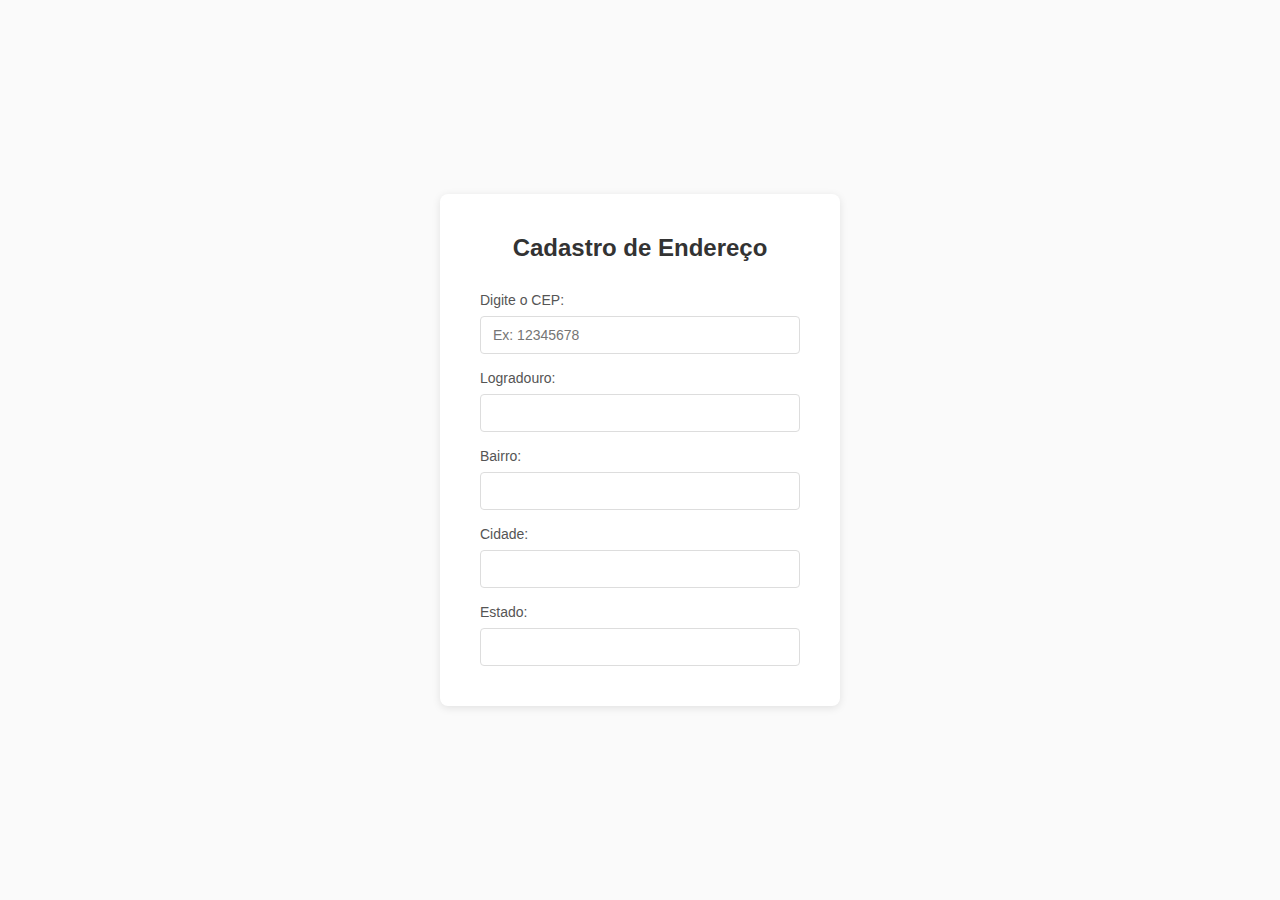
<file: CEP por API/index.html>
<!DOCTYPE html>
<html lang="en">
  <head>
    <meta charset="UTF-8" />
    <meta name="viewport" content="width=device-width, initial-scale=1.0" />
    <title>Cadastro de CEP</title>
    <link rel="stylesheet" href="style.css" />
  </head>
  <body>
    <div class="cadastroEndereco">
      <h2>Cadastro de Endereço</h2>
      <label for="CEP">Digite o CEP:</label>
      <input type="text" id="CEP" maxlength="8" placeholder="Ex: 12345678" />
      <br />
      <label for="Logradouro">Logradouro:</label>
      <input type="text" id="Logradouro" />
      <br />
      <label for="Bairro">Bairro:</label>
      <input type="text" id="Bairro" />
      <br />
      <label for="Cidade">Cidade:</label>
      <input type="text" id="Cidade" />
      <br />
      <label for="Estado">Estado:</label>
      <input type="text" id="Estado" />
    </div>
  </body>
  </html>

  <script>
    var campoCep = document.getElementById("CEP");
    campoCep.addEventListener("blur", function () {
      var cep = campoCep.value;
      if(cep.length == 8) {
        campoCep.style.border = "2px solid red";
      }else{
      fetch("https://viacep.com.br/ws/" + cep + "/json/")
        .then((res) => res.json())
        .then((data) => {
          console.log(data);
          document.getElementById("Logradouro").value = data.logradouro;
          document.getElementById("Bairro").value = data.bairro;
          document.getElementById("Cidade").value = data.localidade;
          document.getElementById("Estado").value = data.uf;

          campoCep.style.border = "2px solid green";
        })
        .catch((error) => {
          campoCep.style.border = "2px solid red";
        });
        }
    });

  </script>
</file>
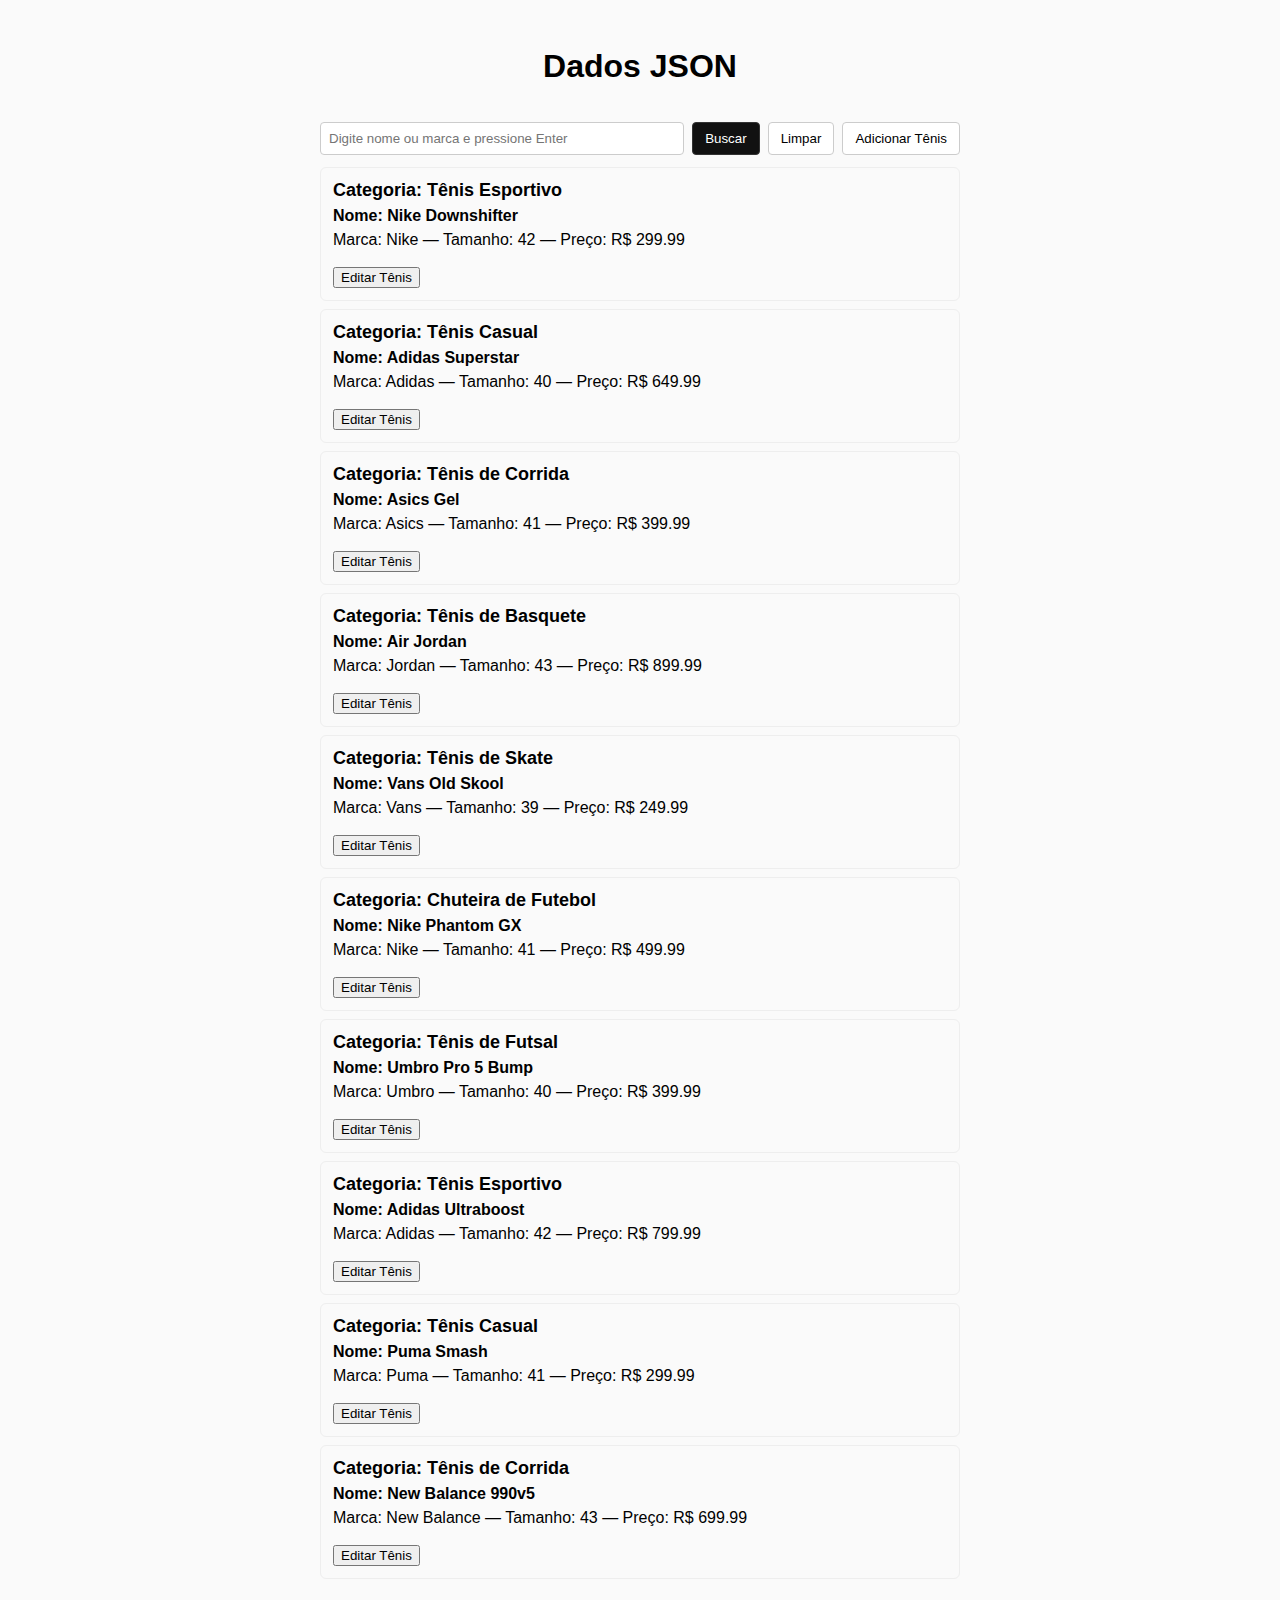
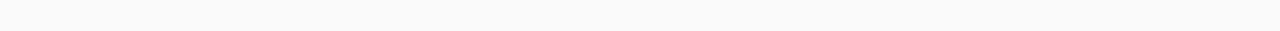
<file: JSON/index.html>
<!DOCTYPE html>
<html lang="pt-br">
<head>
    <meta charset="UTF-8" />
    <meta name="viewport" content="width=device-width, initial-scale=1.0" />
    <title>Lista de Tênis</title>
    <link rel="stylesheet" href="style.css" />
</head>
<body>

    <h1 style="text-align:center; margin-top:20px;">Dados JSON</h1>

    <div style="max-width: 640px; margin: 0 auto; padding: 16px">
        
        <div style="
            display: flex;
            gap: 8px;
            margin-bottom: 12px;
            align-items: center;
        ">
            <input
                id="searchInput"
                type="text"
                placeholder="Digite nome ou marca e pressione Enter"
                style="
                    flex: 1;
                    padding: 8px;
                    border: 1px solid #ccc;
                    border-radius: 4px;
                "
            />

            <button
                id="searchBtn"
                style="
                    padding: 8px 12px;
                    border: 1px solid #333;
                    background: #111;
                    color: #fff;
                    border-radius: 4px;
                "
            >
                Buscar
            </button>

            <button
                id="clearBtn"
                style="
                    padding: 8px 12px;
                    border: 1px solid #ccc;
                    background: #fff;
                    border-radius: 4px;
                "
            >
                Limpar
            </button>

            <button
                id="addBtn"
                style="
                    padding: 8px 12px;
                    border: 1px solid #ccc;
                    background: #fff;
                    border-radius: 4px;
                "
            >
                Adicionar Tênis
            </button>
        </div>

        <div id="tenis"></div>
    </div>

    <div id="modal" class="modal">
        <div class="modal-content">
            <h2 id="modalTitle">Adicionar Tênis</h2>

            <form id="movieForm">

                <label for="categoria">Categoria:</label>
                <input type="text" id="categoria" required>

                <label for="nome">Nome:</label>
                <input type="text" id="nome" required>

                <label for="marca">Marca:</label>
                <input type="text" id="marca" required>

                <label for="tamanho">Tamanho:</label>
                <input type="number" id="tamanho">

                <label for="preco">Preço:</label>
                <input type="number" id="preco">

                <div class="modal-btns">
                    <button type="submit" id="submit">Salvar</button>
                    <button type="button" id="btnClose">Cancelar</button>
                </div>

            </form>
        </div>
    </div>

    <script src="script.js"></script>
</body>
</html>
</file>
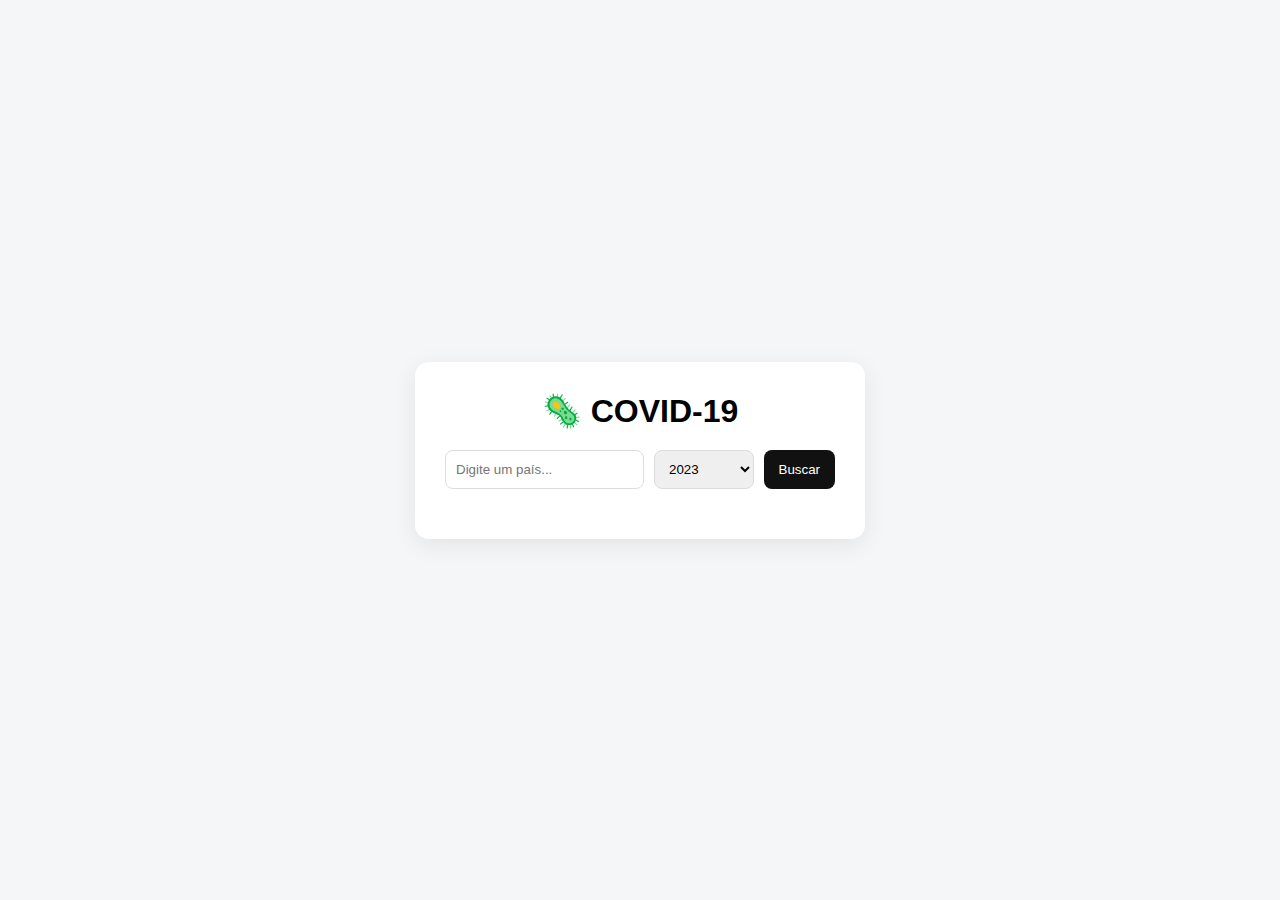
<file: testeAPI/index.html>
<!DOCTYPE html>
<html lang="pt-BR">
<head>
  <meta charset="UTF-8">
  <title>COVID Dashboard</title>
  <link rel="stylesheet" href="style.css">
</head>
<body>

  <div class="container">
    <h1>🦠 COVID-19</h1>

    <div class="controls">
      <input type="text" id="country" placeholder="Digite um país...">

      <select id="year">
        <option value="2020">2020</option>
        <option value="2021">2021</option>
        <option value="2022">2022</option>
        <option value="2023" selected>2023</option>
      </select>

      <button onclick="buscar()">Buscar</button>
    </div>

    <div id="resultado"></div>
  </div>

  <script src="script.js"></script>
</body>
</html>
</file>
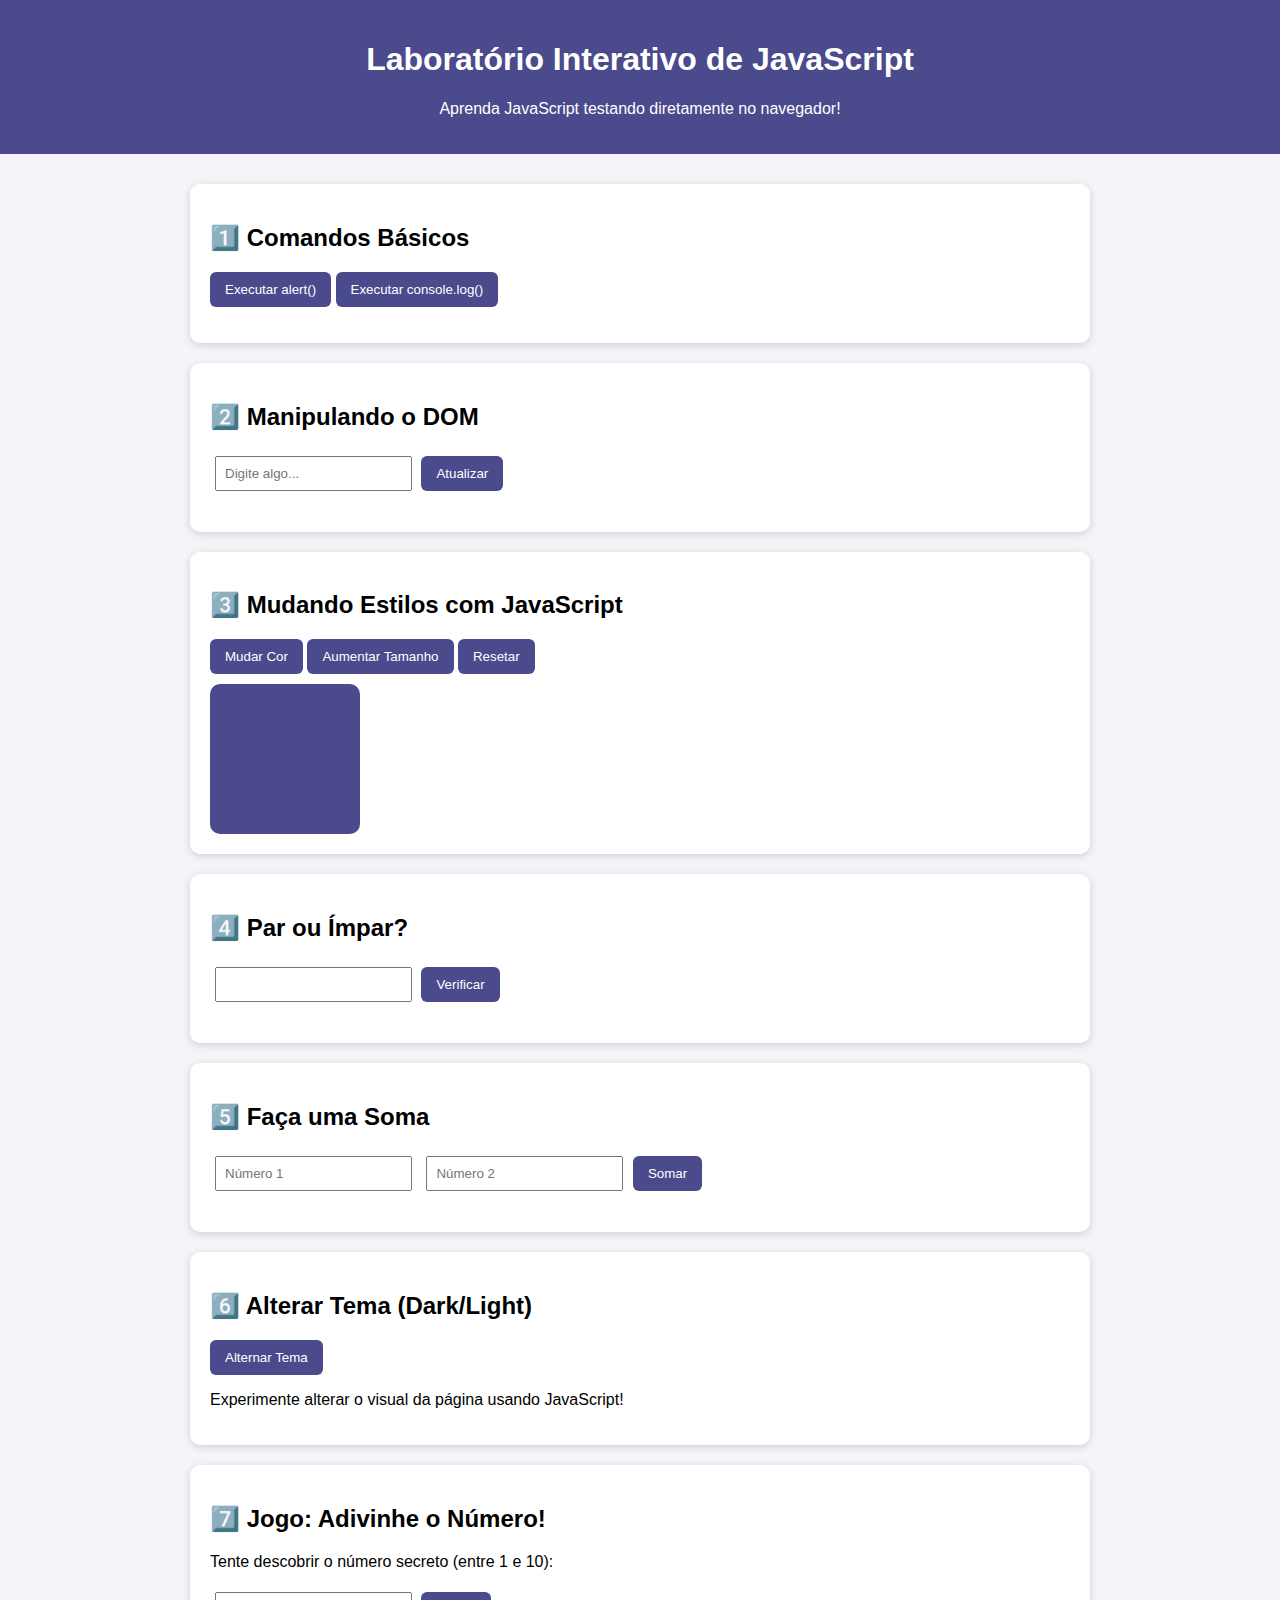
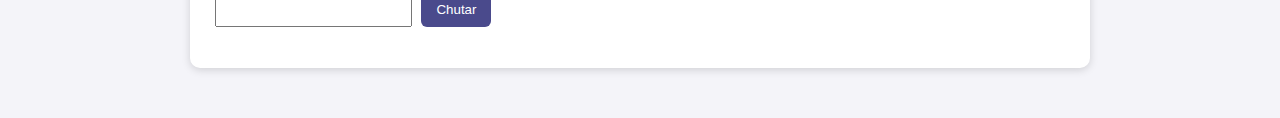
<file: JavaScript/Exemplo/index.html>
<!DOCTYPE html>
<html lang="pt-br">
<head>
    <meta charset="UTF-8" />
    <title>Laboratório Interativo de JavaScript</title>
    <link rel="stylesheet" href="style.css" />
</head>
<body>

<header>
    <h1>Laboratório Interativo de JavaScript</h1>
    <p>Aprenda JavaScript testando diretamente no navegador!</p>
</header>

<div class="container">

    <!-- 1. ALERTA E CONSOLE -->
    <section class="box">
        <h2>1️⃣ Comandos Básicos</h2>
        <button id="btnAlert">Executar alert()</button>
        <button id="btnConsole">Executar console.log()</button>
        <p id="feedback1"></p>
    </section>

    <!-- 2. DOM -->
    <section class="box">
        <h2>2️⃣ Manipulando o DOM</h2>
        <input type="text" id="textoDom" placeholder="Digite algo..." />
        <button id="btnDom">Atualizar</button>
        <p id="resultadoDom"></p>
    </section>

    <!-- 3. ESTILOS -->
    <section class="box">
        <h2>3️⃣ Mudando Estilos com JavaScript</h2>
        <button id="btnCor">Mudar Cor</button>
        <button id="btnTamanho">Aumentar Tamanho</button>
        <button id="btnReset">Resetar</button>
        <div id="boxCor" class="color-target"></div>
    </section>

    <!-- 4. PAR OU ÍMPAR -->
    <section class="box">
        <h2>4️⃣ Par ou Ímpar?</h2>
        <input type="number" id="numParImpar" />
        <button id="btnParImpar">Verificar</button>
        <p id="resParImpar"></p>
    </section>

    <!-- 5. SOMA -->
    <section class="box">
        <h2>5️⃣ Faça uma Soma</h2>
        <input type="number" id="valor1" placeholder="Número 1" />
        <input type="number" id="valor2" placeholder="Número 2" />
        <button id="btnSomar">Somar</button>
        <p id="resultadoSoma"></p>
    </section>

    <!-- 6. TEMA -->
    <section class="box">
        <h2>6️⃣ Alterar Tema (Dark/Light)</h2>
        <button id="btnTema">Alternar Tema</button>
        <p>Experimente alterar o visual da página usando JavaScript!</p>
    </section>

    <!-- 7. JOGO DE ADIVINHAÇÃO -->
    <section class="box">
        <h2>7️⃣ Jogo: Adivinhe o Número!</h2>
        <p>Tente descobrir o número secreto (entre 1 e 10):</p>
        <input type="number" id="numChute" />
        <button id="btnChutar">Chutar</button>
        <p id="feedbackChute"></p>
    </section>

</div>

<script src="script.js"></script>

</body>
</html>
</file>
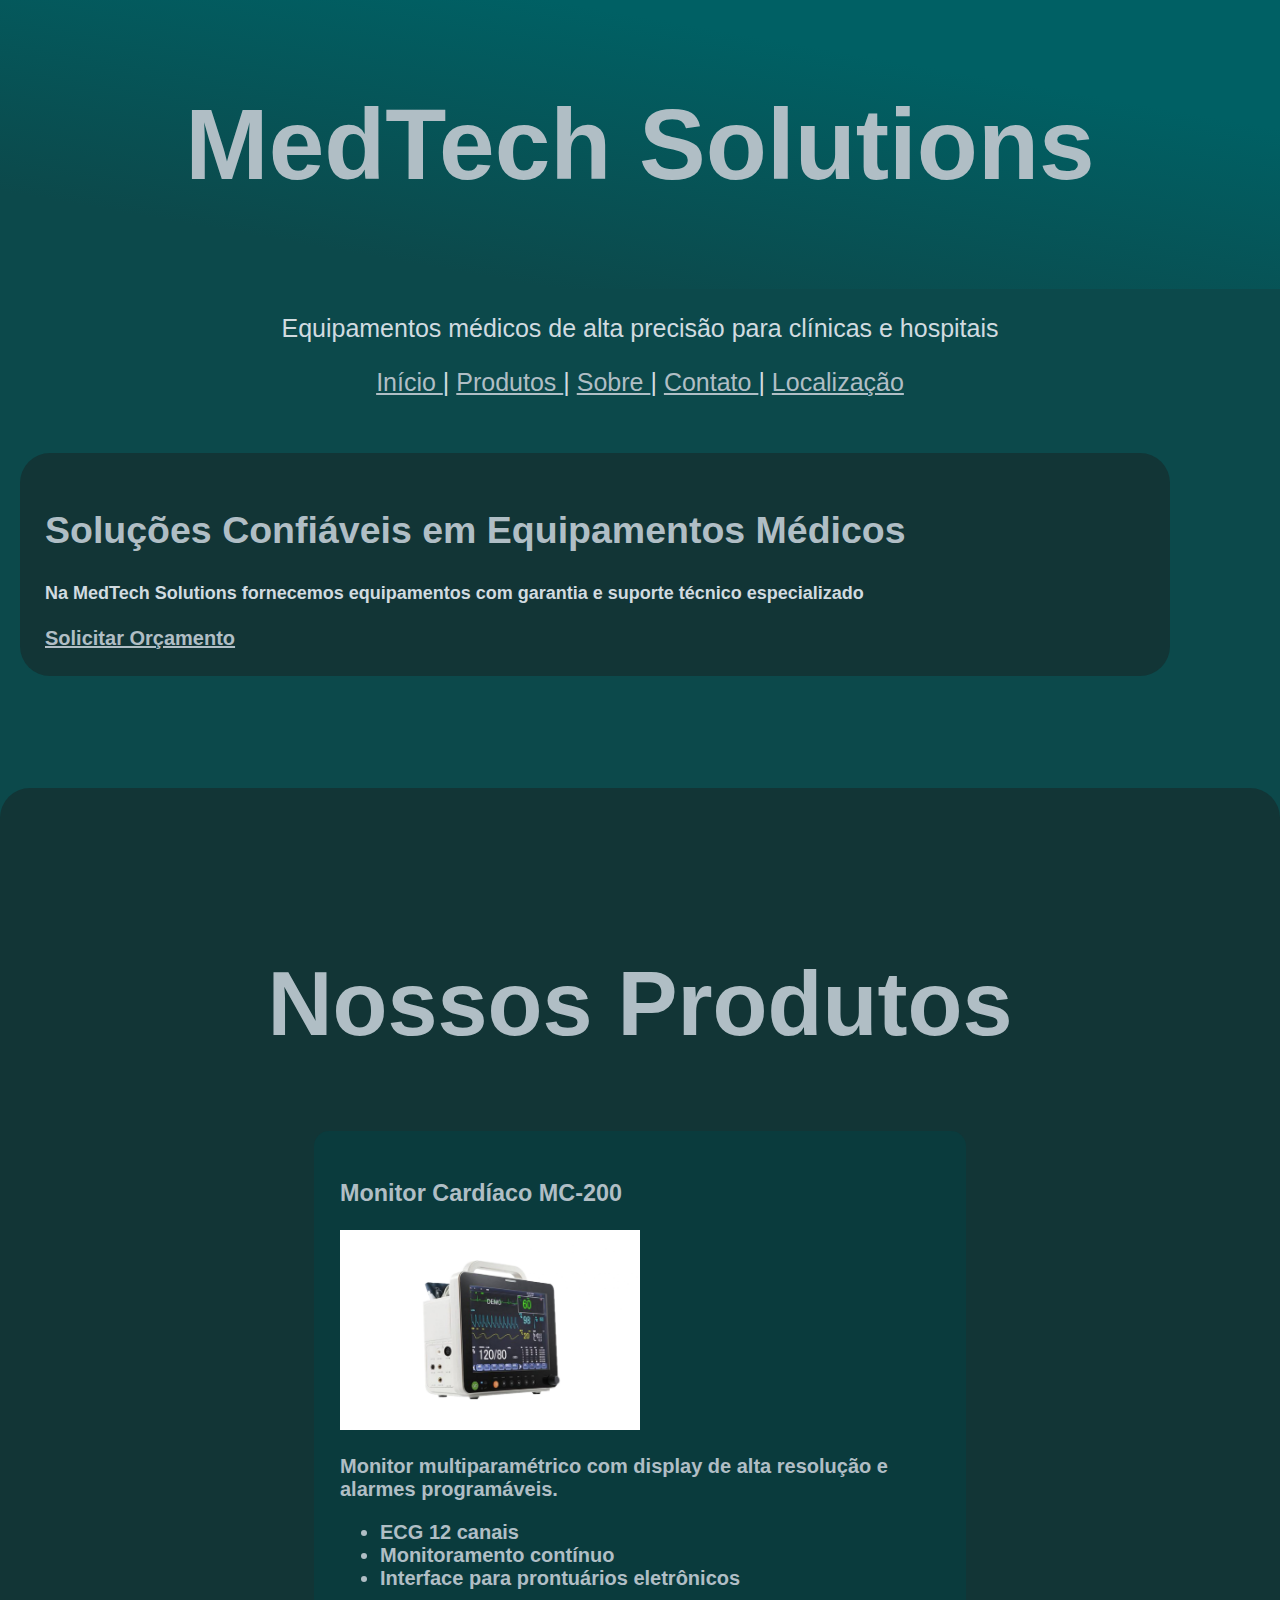
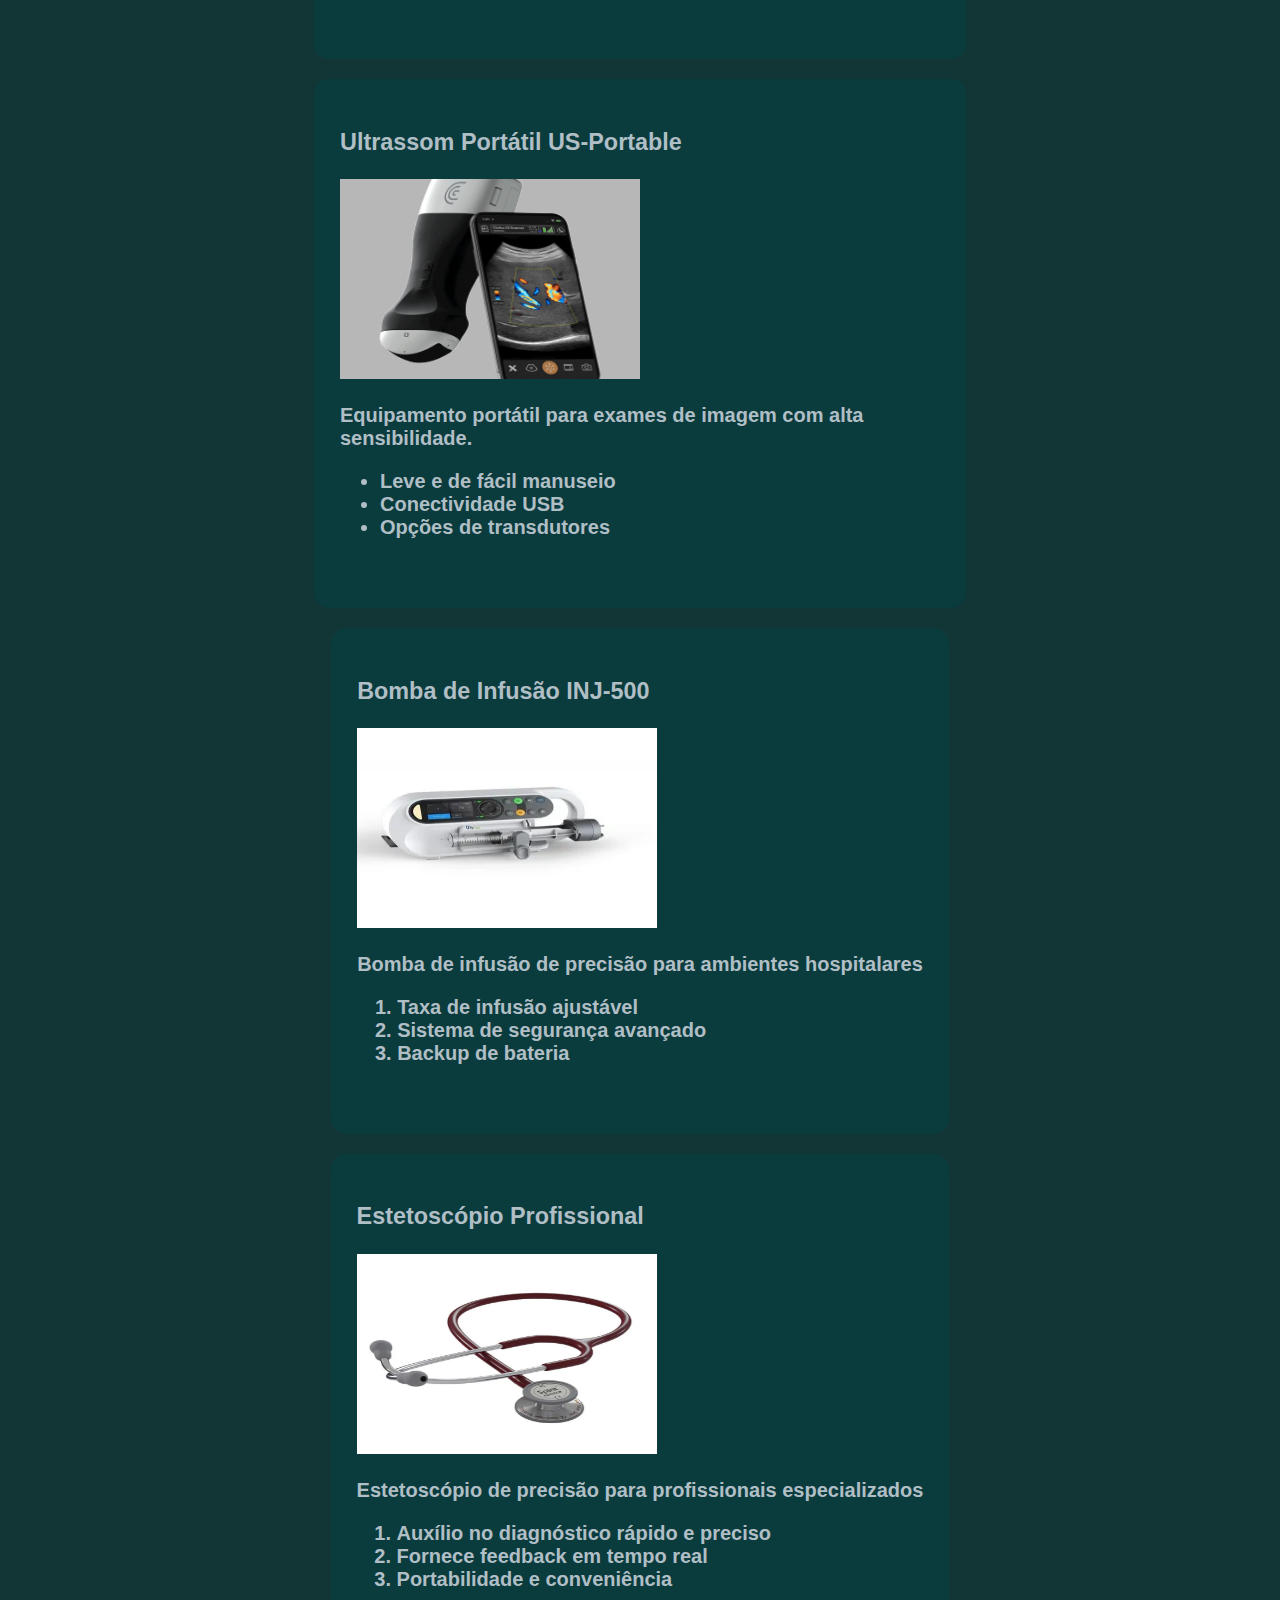
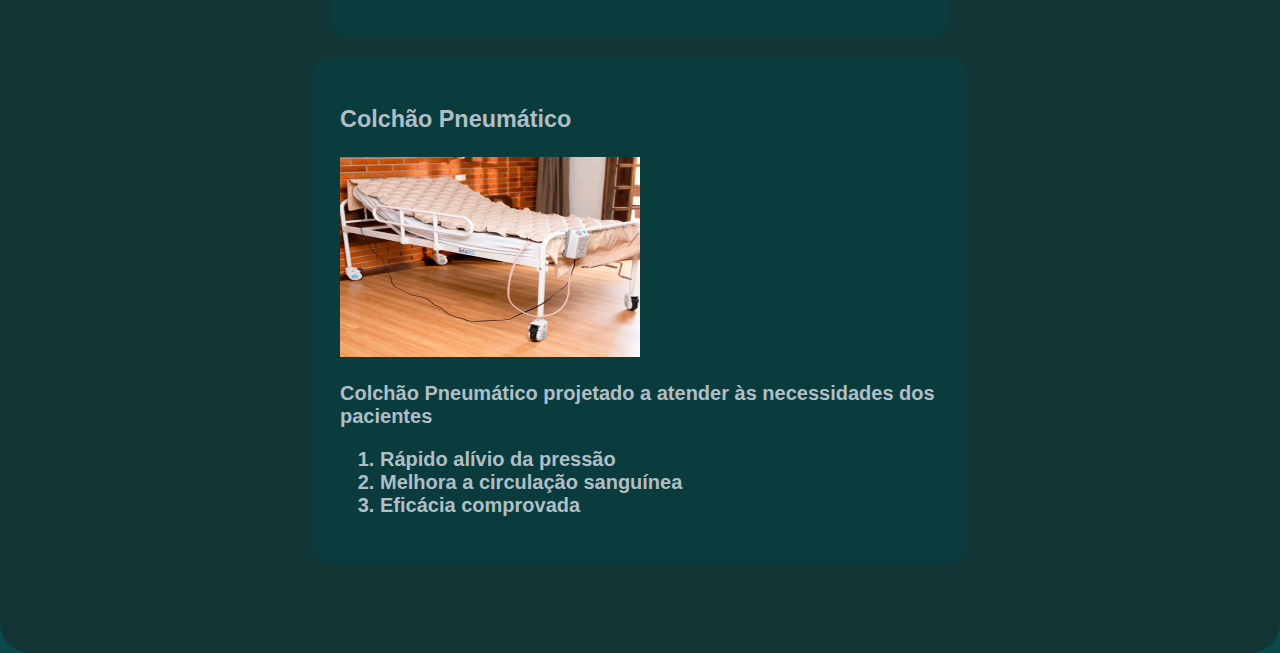
<file: Trabalho 11-11/Flexbox/index.html>
<!DOCTYPE html>
<html lang="en">


<head>
    <meta charset="UTF-8">
    <meta name="viewport" content="width=device-width, initial-scale=1.0">
    <main id = "comeco">
    </main>
    <title>MedTech Solutions</title>
    <link rel="stylesheet" href="styles.css">
</head>

<body>
    <header>
        <div class="title">
            <h1>MedTech Solutions</h1>
        </div>

        <p> Equipamentos médicos de alta precisão para clínicas e hospitais </p>

      <div class = "navLinks">
        <nav aria-label="Menu principal">
            <a href="#inicio"  class = "links">Início </a> |
            <a href="#productsList"  class = "links">Produtos </a> |
            <a href="#aboutUs"  class = "links">Sobre </a> |
            <a href="#description"  class = "links">Contato </a> |
            <a href="#loc"  class = "links">Localização</a>
        </nav>
    </div>
    </header>

    <main id="inicio">
        <br><br>
        <section aria-labelledby="inicio" class = "introducao">
            <div class="subtitle1">
                <h2>Soluções Confiáveis em Equipamentos Médicos</h2>
            

            <p class = "textinho">Na MedTech Solutions fornecemos equipamentos com garantia e suporte técnico especializado</p>

            <nav aria-label="Orçamento">
                <a href="#orcamento" class = "orcamento">Solicitar Orçamento</a>
            </nav>
        </div>
        </section>

        <br><br><br><br>
        <section id="productsList" aria-labelledby="produtos-title">
            <div class="ourProducts">
                <h2 id="p1-title">Nossos Produtos</h2>
            <div class="productsList">
                <article aria-labelledby="p1-title" class = "product1">
                    <h3>Monitor Cardíaco MC-200</h3>
                    <img src="images/monitorCardiaco 1.jpg" width="300" height="200">
                    <p>Monitor multiparamétrico com display de alta resolução e alarmes programáveis.</p>

                    <ul>
                        <li>ECG 12 canais</li>
                        <li>Monitoramento contínuo</li>
                        <li>Interface para prontuários eletrônicos</li>
                    </ul>
                    <br>
                </article>

                <article aria-labelledby="p2-title" class = "product1">
                    <h3>Ultrassom Portátil US-Portable </h3>
                    <img src="images/ultrassomPortatil 1.webp" width="300" height="200">
                    <p>Equipamento portátil para exames de imagem com alta sensibilidade.</p>

                    <ul>
                        <li>Leve e de fácil manuseio</li>
                        <li>Conectividade USB</li>
                        <li>Opções de transdutores</li>
                    </ul>
                    <br>
                </article>

                <article aria-labelledby="p3-title" class = "product1">
                    <h3>Bomba de Infusão INJ-500</h3>
                    <img src="images/bombaDeInfusao 1.webp" width="300" height="200">
                    <p>Bomba de infusão de precisão para ambientes hospitalares</p>

                    <ol>
                        <li>Taxa de infusão ajustável</li>
                        <li>Sistema de segurança avançado</li>
                        <li>Backup de bateria</li>
                    </ol>
                    <br>
                </article>

                <article aria-labelledby="p4-title" class = "product1">
                    <h3>Estetoscópio Profissional</h3>
                    <img src="images/estetoscopioProfissional 1.webp" width="300" height="200">
                    <p>Estetoscópio de precisão para profissionais especializados</p>

                    <ol>
                        <li>Auxílio no diagnóstico rápido e preciso</li>
                        <li>Fornece feedback em tempo real</li>
                        <li>Portabilidade e conveniência</li>
                    </ol>
                </article>

                <article aria-labelledby="p5-title" class = "product1">
                    <h3>Colchão Pneumático</h3>
                    <img src="images/colchaoPneumatico1.png" width="300" height="200">
                    <p>Colchão Pneumático projetado a atender às necessidades dos pacientes</p>

                    <ol>
                        <li>Rápido alívio da pressão</li>
                        <li>Melhora a circulação sanguínea</li>
                        <li>Eficácia comprovada</li>
                    </ol>
                </article>
            </div>
            </div>
        </section>
</file>
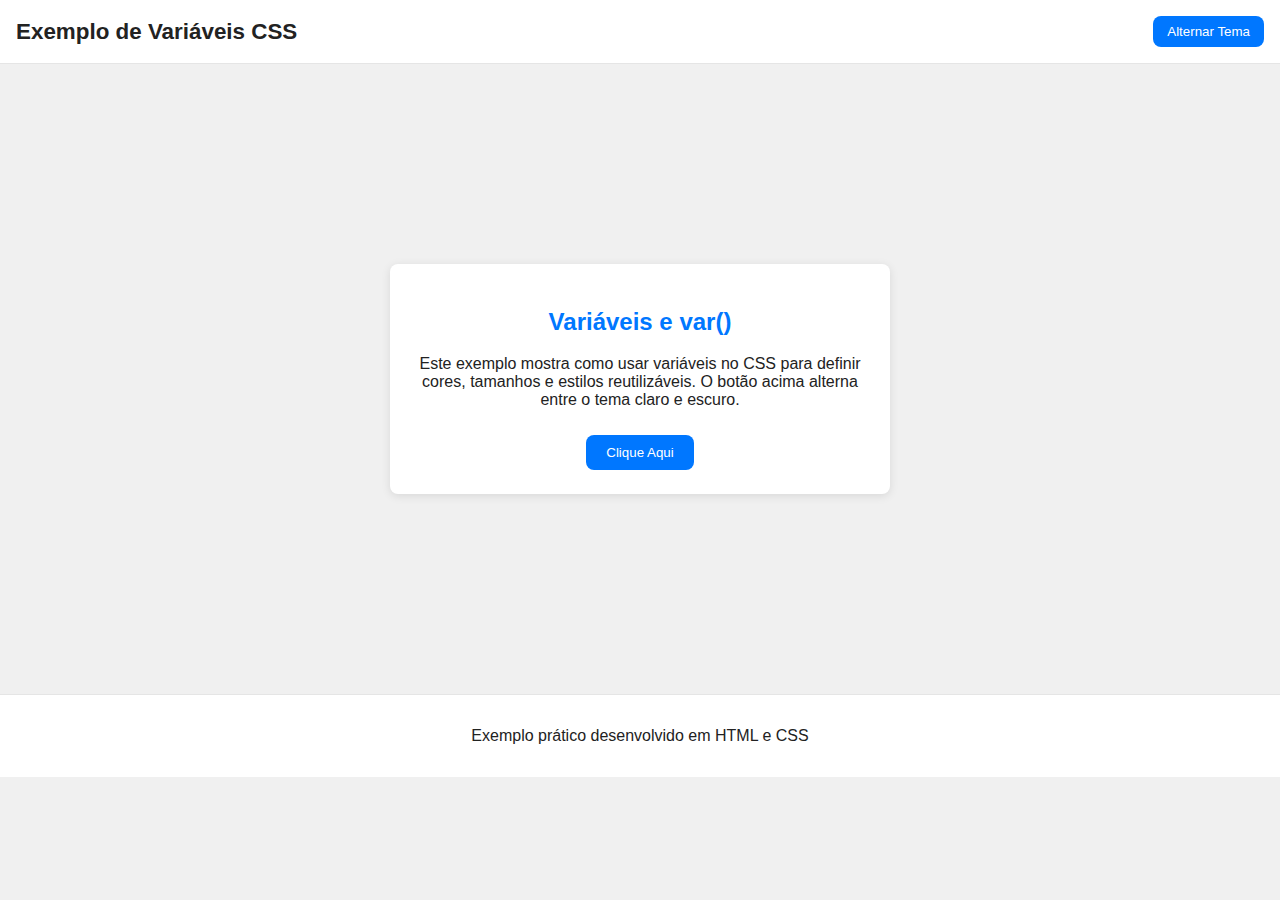
<file: Trabalho 11-11/VariaveisCustom/index.html>
<!DOCTYPE html>
<html lang="pt-br">
<head>
  <meta charset="UTF-8">
  <meta name="viewport" content="width=device-width, initial-scale=1.0">
  <title>Variáveis no CSS</title>
  <link rel="stylesheet" href="styles.css">
</head>
<body>
  <header>
    <h1>Exemplo de Variáveis CSS</h1>
    <button id="btn-tema">Alternar Tema</button>
  </header>

  <main>
    <section class="conteudo">
      <h2>Variáveis e var()</h2>
      <p>Este exemplo mostra como usar variáveis no CSS para definir cores, tamanhos e estilos reutilizáveis. O botão acima alterna entre o tema claro e escuro.</p>
      <button class="botao-acao">Clique Aqui</button>
    </section>
  </main>

  <footer>
    <p>Exemplo prático desenvolvido em HTML e CSS</p>
  </footer>

  <script>
    const botao = document.getElementById("btn-tema");
    botao.addEventListener("click", () => {
      document.body.classList.toggle("escuro");
    });
  </script>
</body>
</html>
</file>
<file: CEP por API/style.css>
* {
    margin: 0;
    padding: 0;
    box-sizing: border-box;
}

body {
    font-family: -apple-system, BlinkMacSystemFont, 'Segoe UI', Roboto, Oxygen, Ubuntu, Cantarell, sans-serif;
    background-color: #fafafa;
    display: flex;
    justify-content: center;
    align-items: center;
    min-height: 100vh;
    padding: 20px;
}

.cadastroEndereco {
    background-color: rgb(255, 255, 255);
    padding: 40px;
    border-radius: 8px;
    box-shadow: 0 2px 8px rgba(0, 0, 0, 0.1);
    width: 100%;
    max-width: 400px;
}

h2 {
    font-size: 24px;
    font-weight: 600;
    margin-bottom: 30px;
    color: #333;
    text-align: center;
}

label {
    display: block;
    font-size: 14px;
    font-weight: 500;
    color: #555;
    margin-bottom: 8px;
    margin-top: 16px;
}

input[type="text"] {
    width: 100%;
    padding: 10px 12px;
    font-size: 14px;
    border: 1px solid #ddd;
    border-radius: 4px;
    transition: border-color 0.2s, box-shadow 0.2s;
}

input[type="text"]:focus {
    outline: none;
    border-color: #333;
    box-shadow: 0 0 0 3px rgba(0, 0, 0, 0.05);
}

input[type="text"]:hover {
    border-color: #ccc;
}
</file>
<file: JSON/style.css>
body {
    font-family: -apple-system, BlinkMacSystemFont, 'Segoe UI', Roboto, Oxygen, Ubuntu, Cantarell, sans-serif;
    background-color: #fafafa;
    justify-content: center;
    align-items: center;
    min-height: 100vh;
    padding: 20px;
}

.modal {
        position: fixed;
        inset: 0;
        display: none;
        justify-content: center;
        align-items: center;
        background: rgba(0,0,0,0.5);
        z-index: 9999;
        padding: 20px;
      }
      
.modal.show { display: flex; }

.modal-content {
        background: #fff;
        border-radius: 8px;
        max-width: 720px;
        width: 100%;
        padding: 20px;
        box-shadow: 0 8px 24px rgba(0,0,0,0.2);
        max-height: 90vh;
        overflow: auto;
      }

.modal-content h2 { margin-top: 0; }
.modal-content label { display:block; margin-top:10px; font-weight:600; }
.modal-content input, .modal-content textarea { width:100%; padding:8px; border:1px solid #ccc; border-radius:4px; margin-top:6px; }
.modal-btns { display:flex; gap:8px; margin-top:12px; }
.modal-btns button { padding:8px 12px; border-radius:4px; }
</file>
<file: testeAPI/style.css>
* {
  margin: 0;
  padding: 0;
  box-sizing: border-box;
  font-family: Arial, sans-serif;
}

body {
  background: #f4f6f8;
  display: flex;
  justify-content: center;
  align-items: center;
  height: 100vh;
}

.container {
  background: #fff;
  padding: 30px;
  border-radius: 14px;
  width: 450px;
  box-shadow: 0 6px 25px rgba(0,0,0,0.08);
  text-align: center;
}

h1 {
  margin-bottom: 20px;
}

.controls {
  display: flex;
  gap: 10px;
  margin-bottom: 20px;
}

input, select {
  flex: 1;
  padding: 10px;
  border: 1px solid #ddd;
  border-radius: 8px;
}

button {
  padding: 10px 15px;
  border: none;
  background: #111;
  color: white;
  border-radius: 8px;
  cursor: pointer;
}

button:hover {
  background: #333;
}

.card {
  background: #fafafa;
  padding: 15px;
  border-radius: 10px;
  text-align: left;
  margin-top: 10px;
}

.stat {
  margin: 6px 0;
}
</file>
<file: JavaScript/Exemplo/style.css>
body {
    font-family: Arial, sans-serif;
    background: #f4f4f9;
    margin: 0;
    padding: 0;
    transition: background 0.3s, color 0.3s;
}

body.dark {
    background: #1b1b1b;
    color: #e5e5e5;
}

header {
    background: #4a4a8c;
    padding: 20px;
    text-align: center;
    color: white;
}

.container {
    max-width: 900px;
    margin: 20px auto;
    padding: 10px;
}

.box {
    background: white;
    padding: 20px;
    border-radius: 10px;
    margin-bottom: 20px;
    box-shadow: 0 2px 8px rgba(0,0,0,0.15);
}

body.dark .box {
    background: #2a2a2a;
}

button {
    background: #4a4a8c;
    border: none;
    padding: 10px 15px;
    border-radius: 6px;
    cursor: pointer;
    color: white;
}

button:hover {
    background: #5b5bb0;
}

input {
    padding: 8px;
    margin: 5px;
}

.color-target {
    width: 150px;
    height: 150px;
    background: #4a4a8c;
    margin-top: 10px;
    border-radius: 10px;
    transition: 0.2s;
}
</file>
<file: Trabalho 11-11/Flexbox/styles.css>
body {
    background-color: #0C494B;
    font-family: Arial, Helvetica, sans-serif;
    margin: 0;
}

.title{
    font-size: 50px;
    font-weight: bold;
    text-align: center;
    color: #B0BEC5;
    background: #0C494B;
    background: linear-gradient(10deg,rgba(12, 73, 75, 1) 19%, rgba(0, 96, 100, 1) 75%);
    padding: 20px;
}


.productsList{
    display:flex;
    justify-content: center;
    text-align: center;
    flex-wrap: wrap; 
    padding: auto;
    gap: 20px; 
    margin-top: 30px;
}


header {
    background-color: #0c494b;
    color: #d1dbe0;
    text-align: center;
    font-size: 25px;
}

.links {
    text-align: center;
    color: #B0BEC5;
}



.productsList {
    font-size: 15px;
    font-weight: bold;
}

.product1{
    background-color: #0a3b3d;
    padding: 26px;
    border-radius: 15px;
    max-width: 600px;
    color: #B0BEC5;
    font-size: 20px;
    text-align: left;
}

.subtitle1 {
    font-size: 25px;
    font-weight: bold;
    text-align: justify;
    color: #B0BEC5;
    background-color: #123536;
    padding: 25px;
    border-radius: 30px;
    max-width: 1100px;
    margin-bottom: 20px;

}

.textinho{
    font-size: 18px;
    color: #d1dbe0;
}

.orcamento {
    font-size: 20px;
    font-weight: bold;
    text-align: center;
    color: #B0BEC5;
}

.ourProducts {
    text-align: center;
    font-size: 60px;
    color: #B0BEC5;
    background-color: #123536;
    padding: 90px;
    border-radius: 30px;
    max-width: 5000px;
}

.introducao{
    background-color: #0c494b;
    padding: 20px;
}

footer {
    background-color: #0c494b;
    color: #d1dbe0;
    text-align: center;
    padding: 10px;
    position: relative;
    bottom: 0;
    width: 100%;
    margin-top: 30px;
}
</file>
<file: Trabalho 11-11/VariaveisCustom/styles.css>
/*Váriaveis gerais*/
:root {
    --cor-fundo: #f0f0f0;
    --cor-texto: #222;
    --cor-principal: #0077ff;
    --cor-secundaria: #0056b3;
    --cor-caixa: #ffffff;
    --raio: 8px;
    --transicao: 0.3s;
  }



  

  body.escuro {
    --cor-fundo: #121212;
    --cor-texto: #f4f4f4;
    --cor-principal: #0dcaf0;
    --cor-secundaria: #0b7285;
    --cor-caixa: #1e1e1e;
  }

  * {
    box-sizing: border-box;
  }
  
  body {
    background-color: var(--cor-fundo);
    color: var(--cor-texto);
    font-family: Arial, sans-serif;
    margin: 0;
    transition: background-color var(--transicao), color var(--transicao);
  }
  
  header {
    display: flex;
    justify-content: space-between;
    align-items: center;
    padding: 16px;
    background-color: var(--cor-caixa);
    border-bottom: 1px solid rgba(0, 0, 0, 0.1);
  }
  
  header h1 {
    margin: 0;
    font-size: 1.4rem;
  }
  
  #btn-tema {
    background-color: var(--cor-principal);
    color: white;
    border: none;
    padding: 8px 14px;
    border-radius: var(--raio);
    cursor: pointer;
    transition: background-color var(--transicao);
  }
  
  #btn-tema:hover {
    background-color: var(--cor-secundaria);
  }
  
  main {
    display: flex;
    justify-content: center;
    align-items: center;
    min-height: 70vh;
    padding: 20px;
  }
  
  .conteudo {
    background-color: var(--cor-caixa);
    padding: 24px;
    border-radius: var(--raio);
    max-width: 500px;
    text-align: center;
    box-shadow: 0 2px 10px rgba(0,0,0,0.1);
    transition: background-color var(--transicao);
  }
  
  .conteudo h2 {
    color: var(--cor-principal);
  }
  
  .botao-acao {
    background-color: var(--cor-principal);
    color: #fff;
    border: none;
    padding: 10px 20px;
    border-radius: var(--raio);
    margin-top: 10px;
    cursor: pointer;
    transition: background-color var(--transicao);
  }
  
  .botao-acao:hover {
    background-color: var(--cor-secundaria);
  }
  
  footer {
    text-align: center;
    padding: 16px;
    background-color: var(--cor-caixa);
    border-top: 1px solid rgba(0, 0, 0, 0.1);
  }
</file>
